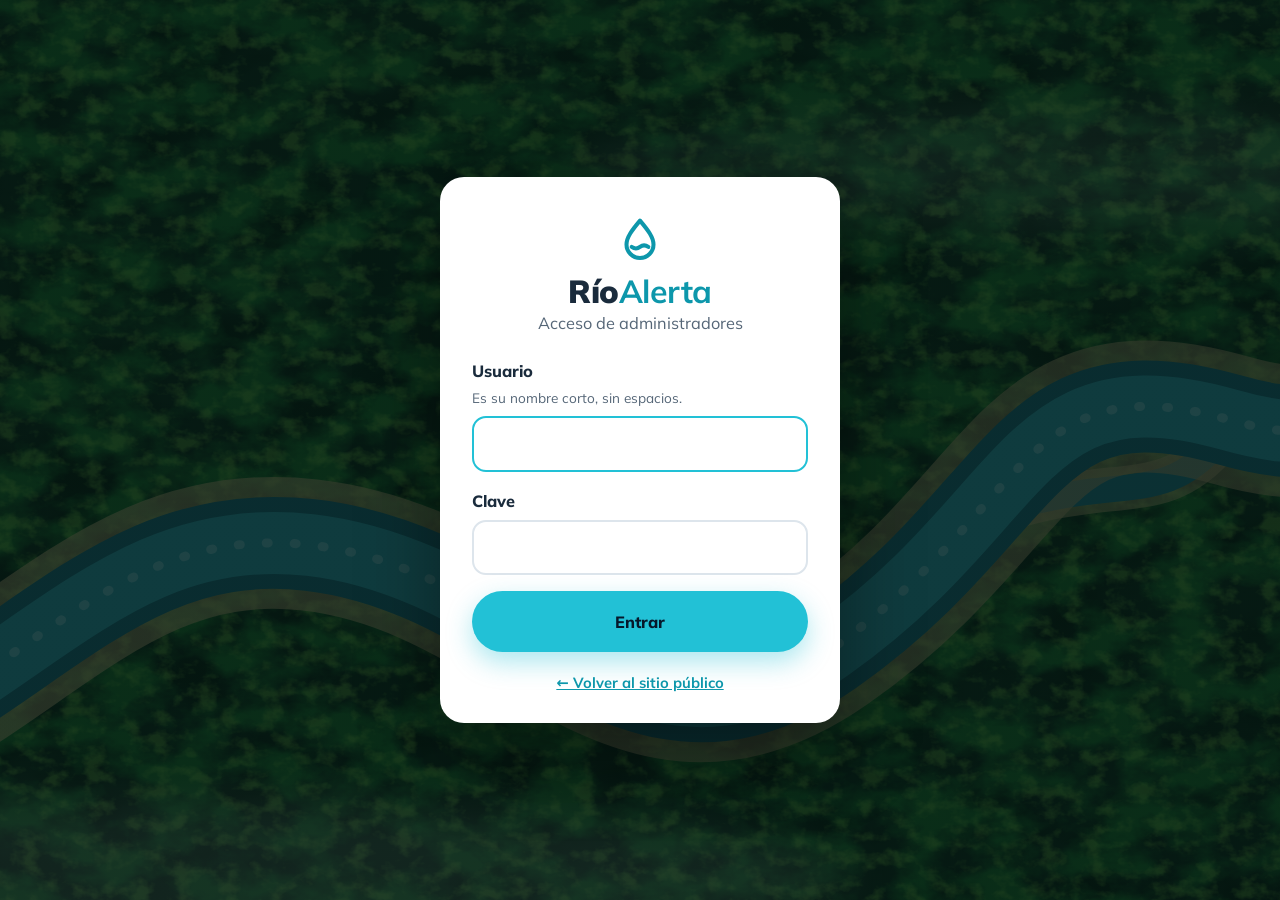
<file: interfaz/admin.html>
<!doctype html>
<html lang="es">
<head>
  <meta charset="utf-8">
  <meta name="viewport" content="width=device-width, initial-scale=1">
  <meta name="robots" content="noindex">
  <title>Administración · Río Alerta</title>
  <link rel="preconnect" href="https://fonts.googleapis.com">
  <link rel="preconnect" href="https://fonts.gstatic.com" crossorigin>
  <link href="https://fonts.googleapis.com/css2?family=Mulish:wght@400;600;700;800;900&display=swap" rel="stylesheet">
  <link rel="stylesheet" href="css/base.css">
  <link rel="stylesheet" href="css/componentes.css">
  <link rel="stylesheet" href="css/admin.css">
</head>
<body class="adm">

  <!-- ============================================================ Ingreso -->
  <main class="ingreso" id="ingreso">
    <form class="ingreso__tarjeta" id="form-admin">
      <svg class="ingreso__icono" aria-hidden="true"><use href="img/iconos.svg#gota"></use></svg>
      <h1>Río<b>Alerta</b></h1>
      <p>Acceso de administradores</p>
      <label for="usuario-admin">Usuario</label>
      <small class="ingreso__ayuda">Es su nombre corto, sin espacios.</small>
      <input id="usuario-admin" type="text" autocomplete="username" autocapitalize="none" required autofocus>
      <label for="clave-admin">Clave</label>
      <input id="clave-admin" type="password" autocomplete="current-password" required>
      <p class="ingreso__error" id="error-admin" role="alert" hidden></p>
      <button class="boton boton--primario" type="submit">Entrar</button>
      <a class="ingreso__volver" href="index.html">← Volver al sitio público</a>
    </form>

    <form class="ingreso__tarjeta" id="form-clave" hidden>
      <svg class="ingreso__icono" aria-hidden="true"><use href="img/iconos.svg#candado"></use></svg>
      <h1>Cambie su clave</h1>
      <p>Es su primer ingreso. Elija una clave nueva de al menos 8 caracteres.</p>
      <label for="clave-actual">Clave actual</label>
      <input id="clave-actual" type="password" autocomplete="current-password" required>
      <label for="clave-nueva">Clave nueva</label>
      <input id="clave-nueva" type="password" autocomplete="new-password" minlength="8" required>
      <p class="ingreso__error" id="error-clave" role="alert" hidden></p>
      <button class="boton boton--primario" type="submit">Guardar y entrar</button>
    </form>
  </main>

  <!--  Panel -->
  <div class="panel-admin" id="panel-admin" hidden>
    <aside class="lateral" id="lateral">
      <a class="marca" href="admin.html" aria-label="Río Alerta, administración">
        <svg class="marca__icono" aria-hidden="true"><use href="img/iconos.svg#gota"></use></svg>
        <span class="marca__texto"><span class="marca__nombre">RÍO<b>ALERTA</b></span><small>Administración</small></span>
      </a>
      <nav class="lateral__menu" aria-label="Secciones">
        <button class="lateral__enlace" type="button" data-vista="resumen" aria-current="page"><svg aria-hidden="true"><use href="img/iconos.svg#semaforo"></use></svg>Resumen</button>
        <button class="lateral__enlace" type="button" data-vista="consulta"><svg aria-hidden="true"><use href="img/iconos.svg#lluvia"></use></svg>Datos nuevos<span class="insignia" id="insignia-consulta" hidden></span></button>
        <button class="lateral__enlace" type="button" data-vista="datos"><svg aria-hidden="true"><use href="img/iconos.svg#carga"></use></svg>Cargar archivo</button>
        <button class="lateral__enlace" type="button" data-vista="modelo"><svg aria-hidden="true"><use href="img/iconos.svg#grafica"></use></svg>Actualizar el modelo</button>
        <button class="lateral__enlace" type="button" data-vista="reportes"><svg aria-hidden="true"><use href="img/iconos.svg#archivo"></use></svg>Reportes y descargas</button>
        <button class="lateral__enlace" type="button" data-vista="actividad"><svg aria-hidden="true"><use href="img/iconos.svg#reloj"></use></svg>Actividad</button>
        <button class="lateral__enlace" type="button" data-vista="equipo"><svg aria-hidden="true"><use href="img/iconos.svg#candado"></use></svg>Administradores</button>
      </nav>
      <a class="lateral__enlace lateral__enlace--pie" href="index.html"><svg aria-hidden="true"><use href="img/iconos.svg#mapa"></use></svg>Ver sitio público</a>
    </aside>

    <div class="cuerpo">
      <header class="superior">
        <button class="superior__menu" id="abrir-menu" type="button" aria-label="Abrir el menú">☰</button>
        <h1 id="titulo-vista">Resumen</h1>
        <span class="superior__usuario"><svg aria-hidden="true"><use href="img/iconos.svg#candado"></use></svg><span id="nombre-admin">Administrador</span></span>
        <button class="boton boton--contorno-oscuro boton--pequeno" id="cerrar-sesion" type="button">Cerrar sesión</button>
      </header>

      <main class="contenido">
        <!--  Resumen -->
        <section id="vista-resumen" aria-labelledby="titulo-vista">
          <div class="aviso-lote" id="aviso-lote" hidden>
            <span>Hay datos nuevos de datos.gov.co esperando su revisión.</span>
            <button class="boton boton--primario boton--pequeno" id="ir-a-consulta" type="button">Revisar</button>
          </div>
          <div class="aviso-lote" id="aviso-modelo" hidden>
            <span>Ya hay información nueva suficiente para actualizar el modelo.</span>
            <button class="boton boton--primario boton--pequeno" id="ir-a-modelo" type="button">Ver</button>
          </div>
          <div class="indicadores" id="indicadores" aria-live="polite"></div>
          <article class="tarjeta">
            <h2>Estaciones publicadas</h2>
            <p class="tarjeta__texto">Así ve el público cada estación en este momento.</p>
            <div id="tabla-estaciones"><p class="vacio">Cargando…</p></div>
          </article>
        </section>

        <!-- Datos nuevos -->
        <section id="vista-consulta" hidden>
          <article class="tarjeta">
            <h2>Datos nuevos de datos.gov.co</h2>
            <p class="tarjeta__texto">Use «Consultar ahora» para traer los datos más recientes del IDEAM. Quedan aquí para que usted los revise y decida si pasan al modelo.</p>
            <div class="acciones"><button class="boton boton--primario" id="cons-ahora" type="button"><svg aria-hidden="true"><use href="img/iconos.svg#lluvia"></use></svg>Consultar ahora</button></div>
            <div class="aviso" id="cons-aviso" role="status" aria-live="polite" hidden></div>
            <div id="cons-lista"><p class="vacio">Cargando…</p></div>
          </article>
          <article class="tarjeta" id="cons-detalle" hidden></article>
        </section>

        <!-- Cargar archivos -->
        <section id="vista-datos" hidden>
          <article class="tarjeta">
            <h2>Cargar archivos de datos</h2>
            <p class="tarjeta__texto">Suba los archivos tal como los descargó de datos.gov.co (nivel instantáneo y lluvia), uno por uno o varios a la vez, o un archivo ya combinado. El sistema reconoce cada uno, lo revisa y los unifica en un lote que usted revisa antes de enviarlo al modelo.</p>
            <div class="carga" id="adm-zona-carga">
              <input class="carga__entrada" id="adm-archivo" type="file" accept=".csv,.xlsx" multiple aria-label="Elegir archivos CSV o Excel">
              <label class="carga__area" for="adm-archivo" id="adm-area-carga">
                <span class="icono-circulo icono-circulo--grande"><svg aria-hidden="true"><use href="img/iconos.svg#carga"></use></svg></span>
                <span class="carga__titulo">Arrastre los archivos aquí o haga clic para elegirlos</span>
                <span class="carga__ayuda">CSV de nivel y de lluvia de datos.gov.co, o un archivo combinado con <code>estacion</code>, <code>fecha_hora</code>, <code>nivel_m</code> y <code>lluvia_mm</code></span>
              </label>
            </div>
            <ul class="archivos" id="adm-archivos" hidden></ul>
            <p class="carga__ejemplos">Archivos de prueba (ya combinados):
              <a href="ejemplos/ejemplo_compatible.csv" download>correcto</a> · <a href="ejemplos/ejemplo_incompatible.csv" download>con errores</a></p>
            <div class="acciones" role="group" aria-label="Qué hacer con los archivos">
              <button class="boton boton--contorno-oscuro" id="adm-revisar" type="button" disabled><svg aria-hidden="true"><use href="img/iconos.svg#escudo"></use></svg>Revisar archivos</button>
              <button class="boton boton--contorno-oscuro" id="adm-analizar" type="button" disabled><svg aria-hidden="true"><use href="img/iconos.svg#grafica"></use></svg>Analizar un archivo</button>
              <button class="boton boton--primario" id="adm-crear" type="button" disabled><svg aria-hidden="true"><use href="img/iconos.svg#semaforo"></use></svg>Crear lote</button>
            </div>
            <div class="aviso" id="adm-aviso" role="status" aria-live="polite" hidden></div>
          </article>
          <article class="tarjeta" id="adm-reportes" hidden>
            <h2>Reportes para descargar</h2>
            <p class="tarjeta__texto">Elija un archivo y descargue su reporte: si es compatible con el modelo, el análisis de sus datos o las predicciones que salen de él. Se abren en el navegador y se pueden imprimir o guardar como PDF.</p>
            <div class="filtros"><label for="adm-reporte-archivo">Archivo</label><select id="adm-reporte-archivo"></select></div>
            <div class="acciones" role="group" aria-label="Reportes del archivo">
              <button class="boton boton--contorno-oscuro" id="adm-rep-compat" type="button"><svg aria-hidden="true"><use href="img/iconos.svg#escudo"></use></svg>Reporte de compatibilidad</button>
              <button class="boton boton--contorno-oscuro" id="adm-rep-eda" type="button"><svg aria-hidden="true"><use href="img/iconos.svg#grafica"></use></svg>Reporte del análisis</button>
              <button class="boton boton--contorno-oscuro" id="adm-rep-pred" type="button"><svg aria-hidden="true"><use href="img/iconos.svg#semaforo"></use></svg>Reporte de predicciones</button>
            </div>
            <div class="aviso" id="adm-rep-aviso" role="status" aria-live="polite" hidden></div>
          </article>
          <article class="tarjeta" id="adm-resultado" hidden></article>
          <article class="tarjeta panel" id="adm-analisis" hidden></article>
        </section>

        <!-- Actualizar el modelo -->
        <section id="vista-modelo" hidden>
          <article class="tarjeta" id="mod-sugerencia"><h2>¿Conviene actualizar el modelo?</h2><p class="vacio">Cargando…</p></article>
          <article class="tarjeta">
            <h2>Actualizar el modelo</h2>
            <p class="tarjeta__texto">El modelo aprende de los datos que ya están publicados. Al actualizarlo se entrena una versión nueva con todos esos datos y se compara con la que está en uso. La versión nueva no se usa hasta que usted decida. Puede tardar varios minutos. Conviene actualizar cuando ya haya confirmado varias semanas de datos nuevos: con pocos días, las diferencias suelen ser casualidad.</p>
            <div class="acciones">
              <button class="boton boton--primario" id="mod-actualizar" type="button"><svg aria-hidden="true"><use href="img/iconos.svg#grafica"></use></svg>Actualizar el modelo</button>
              <button class="boton boton--contorno-oscuro" id="mod-forzar" type="button" hidden>Entrenar de todos modos</button>
            </div>
            <div class="avance" id="mod-avance" hidden></div>
            <div class="aviso" id="mod-aviso" role="status" aria-live="polite" hidden></div>
          </article>
          <article class="tarjeta">
            <h2>Versiones del modelo</h2>
            <p class="tarjeta__texto">Cada actualización deja una versión nueva. Aquí ve cuál está en uso y cuáles esperan una decisión. El puntaje del rojo va de 0 a 1 y mide qué tan bien se anticipan las crecidas (1 sería perfecto).</p>
            <div id="mod-versiones"><p class="vacio">Cargando…</p></div>
          </article>
          <article class="tarjeta panel" id="mod-detalle" hidden></article>
        </section>

        <!-- Reportes -->
        <section id="vista-reportes" hidden>
          <article class="tarjeta">
            <h2>Reportes de los datos</h2>
            <p class="tarjeta__texto">Elija de qué datos quiere el reporte. Se ve aquí mismo y puede descargarlo en PDF.</p>
            <div class="filtros">
              <label for="rep-fuente">Datos</label>
              <select id="rep-fuente"></select>
            </div>
            <div class="rep-opciones" id="rep-tipos"></div>
          </article>
          <article class="tarjeta">
            <h2>Reporte de actualización del modelo</h2>
            <p class="tarjeta__texto">Compara una versión nueva del modelo con otra (por defecto, la que está en uso): qué mejoró, qué empeoró y qué recomienda el sistema.</p>
            <p class="vacio" id="rep-act-vacio">Cargando…</p>
            <div class="filtros" id="rep-act-form" hidden>
              <label for="rep-candidata">Versión nueva</label><select id="rep-candidata"></select>
              <label for="rep-anterior">Comparar con</label><select id="rep-anterior"></select>
              <button class="boton boton--primario boton--pequeno" id="rep-act-ver" type="button" data-generar="1">Ver reporte</button>
            </div>
          </article>
          <div class="aviso" id="rep-aviso" role="status" aria-live="polite" hidden></div>
          <article class="tarjeta" id="rep-vista" hidden>
            <div class="rep-cabecera">
              <h2 id="rep-titulo">Reporte</h2>
              <div class="acciones-fila">
                <button class="boton boton--primario boton--pequeno" id="rep-pdf" type="button"><svg aria-hidden="true"><use href="img/iconos.svg#descarga"></use></svg>Descargar PDF</button>
                <button class="boton boton--contorno-oscuro boton--pequeno" id="rep-descargar" type="button">Descargar HTML</button>
                <button class="boton boton--contorno-oscuro boton--pequeno" id="rep-csv" type="button" hidden>Todas las predicciones (CSV)</button>
                <button class="boton-texto" id="rep-cerrar" type="button">Cerrar</button>
              </div>
            </div>
            <iframe class="rep-marco" id="rep-marco" title="Vista del reporte" sandbox="allow-same-origin"></iframe>
          </article>
          <article class="tarjeta">
            <h2>Descargar los datos publicados</h2>
            <p class="tarjeta__texto">Los datos combinados que usa el modelo: hora, nivel del río, lluvia y semáforo de cada hora.</p>
            <div class="filtros">
              <label for="desc-estacion">Estación</label>
              <select id="desc-estacion"><option value="">Todas</option></select>
              <label for="desc-dias">Periodo</label>
              <select id="desc-dias"><option value="7">Últimos 7 días</option><option value="30">Últimos 30 días</option><option value="">Todo (120 días)</option></select>
              <button class="boton boton--primario boton--pequeno" id="desc-datos" type="button"><svg aria-hidden="true"><use href="img/iconos.svg#descarga"></use></svg>Descargar</button>
            </div>
            <div class="aviso" id="desc-aviso" role="status" aria-live="polite" hidden></div>
          </article>
          <article class="tarjeta">
            <h2>Descargar los lotes de datos nuevos</h2>
            <p class="tarjeta__texto">Cada consulta queda guardada como un lote. Puede descargar cualquiera, se haya confirmado o no.</p>
            <div id="desc-lotes"><p class="vacio">Cargando…</p></div>
          </article>
        </section>

        <!-- Administradores -->
        <section id="vista-equipo" hidden>
          <article class="tarjeta">
            <h2>Administradores</h2>
            <p class="tarjeta__texto">Si alguien se bloquea por equivocarse varias veces con la clave, otro administrador puede desbloquearlo aquí. Si alguien olvidó su clave, otro administrador puede restablecerla: se genera una clave temporal, usted se la entrega y esa persona debe cambiarla al ingresar.</p>
            <div class="aviso" id="equipo-aviso" role="status" aria-live="polite" hidden></div>
            <div id="tabla-equipo"><p class="vacio">Cargando…</p></div>
          </article>
        </section>

        <!-- Actividad -->
        <section id="vista-actividad" hidden>
          <article class="tarjeta">
            <h2>Quién hizo qué</h2>
            <p class="tarjeta__texto">Cada ingreso, descarga y cambio de datos queda registrado con el nombre de quien lo hizo. Este registro no se puede editar.</p>
            <div class="filtros">
              <label for="filtro-usuario">Persona</label>
              <select id="filtro-usuario"><option value="">Todas</option></select>
              <label for="filtro-accion">Acción</label>
              <select id="filtro-accion"><option value="">Todas</option></select>
            </div>
            <div id="tabla-actividad"><p class="vacio">Cargando…</p></div>
          </article>
        </section>
      </main>
    </div>
  </div>

  <script type="module" src="js/admin.js"></script>
</body>
</html>
</file>
<file: interfaz/css/base.css>
/* ==========================================================================
   Base: variables de diseño, reinicio y tipografía
   ========================================================================== */
:root {
  /* Marca: la selva y el agua del Chocó */
  --noche: #06182b;
  --selva: #0c3a2b;
  --azul: #0f4c75;
  --agua: #22c1d6;
  --agua-oscuro: #0d97ab;
  --agua-suave: #e3f7fa;

  /* Semáforo (colores fijos: significan algo) */
  --verde: #2fb86a;
  --verde-suave: #dff5e8;
  --amarillo: #f5b82e;
  --amarillo-suave: #fdf1cf;
  --rojo: #e5484d;
  --rojo-suave: #fbe0e1;

  /* Neutros */
  --texto: #1a2b3c;
  --texto-suave: #556677;
  --linea: #dde5ec;
  --gris: #f2f5f8;
  --blanco: #ffffff;

  --fuente: "Mulish", "Segoe UI", system-ui, -apple-system, sans-serif;
  --radio: 14px;
  --radio-grande: 24px;
  --sombra: 0 14px 40px rgba(6, 24, 43, 0.10);
  --ancho: 1180px;
  --alto-barra: 84px;
}

*, *::before, *::after { box-sizing: border-box; }
html { scroll-behavior: smooth; scroll-padding-top: calc(var(--alto-barra) + 8px); }
body { margin: 0; font-family: var(--fuente); color: var(--texto); background: var(--blanco); line-height: 1.6; font-size: 1.02rem; -webkit-font-smoothing: antialiased; }
img, svg { max-width: 100%; }
h1, h2, h3, h4 { line-height: 1.12; margin: 0 0 .5em; font-weight: 800; letter-spacing: -0.015em; }
p { margin: 0 0 1em; }
a { color: var(--agua-oscuro); }
code { background: var(--gris); border: 1px solid var(--linea); border-radius: 6px; padding: .05em .4em; font-size: .88em; }
button { font: inherit; }
:focus-visible { outline: 3px solid var(--agua); outline-offset: 3px; border-radius: 6px; }

.contenedor { width: min(100% - 2.4rem, var(--ancho)); margin-inline: auto; }
.saltar { position: absolute; left: -999px; top: 8px; background: var(--blanco); color: var(--noche); padding: .6rem 1rem; border-radius: 8px; z-index: 100; }
.saltar:focus { left: 8px; }
.lista-limpia { list-style: none; margin: 0; padding: 0; }

/* Rótulo de sección entre barras invertidas */
.kicker { display: inline-block; margin: 0 0 1rem; font-size: .8rem; font-weight: 900; letter-spacing: .2em; text-transform: uppercase; color: var(--agua-oscuro); }
.kicker::before { content: "\\ "; }
.kicker::after { content: " \\"; }
.kicker--claro { color: var(--agua); }

@media (prefers-reduced-motion: reduce) {
  html { scroll-behavior: auto; }
  *, *::before, *::after { animation-duration: .01ms !important; transition-duration: .01ms !important; }
}
</file>
<file: interfaz/css/componentes.css>
/* ==========================================================================
   Componentes: botones, mapa, estaciones, detalle del semáforo y gráficas
   ========================================================================== */

/* ---------------------------------------------------------------- Botones */
.boton { display: inline-flex; align-items: center; justify-content: center; gap: .55rem; border: 2px solid transparent; border-radius: 999px; padding: .95rem 2rem; font-weight: 800; font-size: 1.02rem; text-decoration: none; cursor: pointer; white-space: nowrap; transition: transform .15s, background .15s, border-color .15s; }
.boton svg { width: 20px; height: 20px; flex: none; }
.boton:hover:not(:disabled) { transform: translateY(-2px); }
.boton:disabled { opacity: .45; cursor: not-allowed; }
.boton--pequeno { padding: .65rem 1.4rem; font-size: .94rem; }
.boton--primario { background: var(--agua); color: var(--noche); box-shadow: 0 10px 26px rgba(34, 193, 214, .38); }
.boton--primario:hover:not(:disabled) { background: #55d6e8; }
.boton--contorno { color: var(--blanco); border-color: rgba(255, 255, 255, .75); }
.boton--contorno:hover { background: rgba(255, 255, 255, .14); border-color: var(--blanco); }
.boton--contorno-oscuro { color: var(--noche); border-color: var(--noche); background: var(--blanco); }
.boton--contorno-oscuro:hover:not(:disabled) { background: var(--noche); color: var(--blanco); }
.boton-texto { background: none; border: 0; color: var(--agua-oscuro); font-weight: 800; text-decoration: underline; cursor: pointer; padding: .3rem; }
.boton-icono { display: inline-flex; align-items: center; gap: .55rem; background: rgba(255, 255, 255, .1); color: var(--blanco); border: 2px solid rgba(255, 255, 255, .4); border-radius: 999px; padding: .5rem 1.1rem; font-weight: 800; font-size: .92rem; cursor: pointer; text-decoration: none; }
.boton-icono svg { width: 20px; height: 20px; }
.boton-icono:hover { background: var(--agua); border-color: var(--agua); color: var(--noche); }

.icono-circulo { display: inline-grid; place-items: center; width: 58px; height: 58px; border-radius: 50%; background: var(--agua); color: var(--noche); flex: none; }
.icono-circulo svg { width: 27px; height: 27px; }
.icono-circulo--grande { width: 74px; height: 74px; }
.icono-circulo--grande svg { width: 34px; height: 34px; }

/* Lista de icono + texto (como «qué ofrecemos») */
.iconos { list-style: none; margin: 2rem 0 0; padding: 0; display: grid; gap: 1.5rem; }
.icono-item { display: flex; gap: 1.1rem; align-items: flex-start; }
.icono-item h3 { font-size: 1.2rem; margin-bottom: .15rem; }
.icono-item p { margin: 0; color: var(--texto-suave); }
.icono-item--verde .icono-circulo { background: var(--verde); color: var(--blanco); }
.icono-item--amarillo .icono-circulo { background: var(--amarillo); color: var(--noche); }
.icono-item--rojo .icono-circulo { background: var(--rojo); color: var(--blanco); }

/* ---------------------------------------------------------------- Mapa */
.mapa { min-height: 460px; border-radius: var(--radio-grande); overflow: hidden; box-shadow: var(--sombra); background: #cfe3ea; position: relative; z-index: 0; }
.mapa__mensaje { position: absolute; inset: 0; display: grid; place-items: center; padding: 2rem; text-align: center; color: var(--texto-suave); font-weight: 700; }
.marcador { background: none; border: 0; }
.marcador span { display: block; width: 100%; height: 100%; border-radius: 50%; background: var(--c); border: 4px solid var(--blanco); box-shadow: 0 4px 14px rgba(0, 0, 0, .35), 0 0 0 0 var(--c); transition: transform .15s; }
.marcador--verde { --c: var(--verde); } .marcador--amarillo { --c: var(--amarillo); } .marcador--rojo { --c: var(--rojo); } .marcador--sin { --c: #94a3b3; }
.marcador--vieja span { opacity: .62; border-style: dashed; }
.marcador--elegido span { transform: scale(1.3); animation: pulso 1.8s ease-out infinite; }
@keyframes pulso { 0% { box-shadow: 0 4px 14px rgba(0, 0, 0, .35), 0 0 0 0 var(--c); } 100% { box-shadow: 0 4px 14px rgba(0, 0, 0, .35), 0 0 0 18px transparent; } }

/* ---------------------------------------------------------------- Lista de estaciones */
.lista-estaciones { display: grid; gap: .9rem; align-content: start; }
.estacion { display: flex; align-items: center; gap: 1rem; width: 100%; text-align: left; background: var(--blanco); border: 2px solid var(--linea); border-radius: var(--radio-grande); padding: 1.05rem 1.3rem; cursor: pointer; transition: border-color .15s, box-shadow .15s, transform .15s; }
.estacion:hover { border-color: var(--agua); transform: translateX(4px); }
.estacion[aria-pressed="true"] { border-color: var(--agua); box-shadow: 0 0 0 4px var(--agua-suave), var(--sombra); }
.estacion__luz { width: 46px; height: 46px; border-radius: 50%; flex: none; background: var(--c); box-shadow: 0 0 0 6px var(--s), 0 0 18px var(--c); }
.estacion__datos { flex: 1; min-width: 0; }
.estacion__datos b { display: block; font-size: 1.15rem; font-weight: 800; }
.estacion__datos span { display: block; color: var(--texto-suave); font-size: .9rem; }
.estacion__estado { font-weight: 800; font-size: .88rem; text-align: right; color: var(--texto); }
.estacion__estado small { display: block; font-weight: 600; color: var(--texto-suave); }
.estacion--verde { --c: var(--verde); --s: var(--verde-suave); } .estacion--amarillo { --c: var(--amarillo); --s: var(--amarillo-suave); }
.estacion--rojo { --c: var(--rojo); --s: var(--rojo-suave); } .estacion--sin { --c: #94a3b3; --s: var(--gris); }

/* ---------------------------------------------------------------- Detalle de la estación */
.detalle { margin-top: 2rem; background: var(--blanco); border: 1px solid var(--linea); border-radius: var(--radio-grande); box-shadow: var(--sombra); padding: clamp(1.4rem, 3vw, 2.6rem); }
.detalle:empty { display: none; }
.detalle__cabecera { display: flex; flex-wrap: wrap; justify-content: space-between; gap: .6rem 1.5rem; align-items: baseline; margin-bottom: 1.6rem; }
.detalle__cabecera h3 { font-size: clamp(1.6rem, 3vw, 2.2rem); font-weight: 900; margin: 0; }
.detalle__cabecera p { margin: 0; color: var(--texto-suave); }
.detalle__cuerpo { display: grid; grid-template-columns: minmax(260px, 380px) 1fr; gap: clamp(1.5rem, 4vw, 3rem); }
.faro { display: flex; flex-direction: column; align-items: center; text-align: center; padding: 1.8rem 1.4rem; border-radius: var(--radio-grande); background: var(--s); }
.faro__luz { width: 110px; height: 110px; border-radius: 50%; background: var(--c); margin-bottom: 1.2rem; box-shadow: 0 0 0 12px rgba(255, 255, 255, .7), 0 0 44px var(--c); }
.faro h4 { font-size: 1.6rem; font-weight: 900; margin-bottom: .4rem; }
.faro p { margin: 0; color: var(--texto); font-weight: 600; }
.faro--verde { --c: var(--verde); --s: var(--verde-suave); } .faro--amarillo { --c: var(--amarillo); --s: var(--amarillo-suave); }
.faro--rojo { --c: var(--rojo); --s: var(--rojo-suave); } .faro--sin { --c: #94a3b3; --s: var(--gris); }
.detalle h5 { font-size: 1.05rem; font-weight: 800; margin: 0 0 .9rem; }
.posibilidades { display: grid; gap: .9rem; margin-bottom: 1.6rem; }
.posibilidad__texto { display: flex; justify-content: space-between; font-weight: 700; margin-bottom: .3rem; }
.posibilidad__pista { height: 14px; border-radius: 999px; background: var(--gris); overflow: hidden; }
.posibilidad__pista i { display: block; height: 100%; border-radius: 999px; background: var(--c); min-width: 4px; }
.posibilidad--verde { --c: var(--verde); } .posibilidad--amarillo { --c: var(--amarillo); } .posibilidad--rojo { --c: var(--rojo); }
.alerta-datos { display: flex; gap: .8rem; align-items: flex-start; padding: .9rem 1.1rem; border-radius: var(--radio); background: var(--amarillo-suave); border: 1px solid #f0d68b; margin-bottom: 1.4rem; font-weight: 600; }
.alerta-datos svg { width: 22px; height: 22px; flex: none; margin-top: 2px; color: #b07d00; }
.graficas { display: grid; grid-template-columns: repeat(2, 1fr); gap: 1.2rem; margin-top: 2rem; }
.grafica { border: 1px solid var(--linea); border-radius: var(--radio); padding: 1rem 1.1rem; background: var(--blanco); }
.grafica h5 { margin-bottom: .5rem; }
.grafica svg { width: 100%; height: auto; display: block; }
.leyenda { display: flex; flex-wrap: wrap; gap: .4rem 1.2rem; font-size: .85rem; margin-top: .6rem; }
.leyenda span { display: inline-flex; align-items: center; gap: .4rem; }
.leyenda i { width: 22px; height: 4px; border-radius: 2px; background: var(--c); }
.pie-detalle { margin: 1.6rem 0 0; font-size: .92rem; color: var(--texto-suave); }

/* Gráficas o tabla de la última semana */
.datos-estacion { margin-top: 2rem; }
.datos-estacion__cabecera { display: flex; flex-wrap: wrap; justify-content: space-between; align-items: center; gap: .8rem 1.5rem; margin-bottom: 1rem; }
.datos-estacion__cabecera h5 { margin: 0; }
.conmutador { display: inline-flex; padding: 4px; gap: 4px; background: var(--gris); border-radius: 999px; }
.conmutador button { border: 0; background: none; padding: .5rem 1.2rem; border-radius: 999px; font-weight: 800; font-size: .92rem; color: var(--texto-suave); cursor: pointer; }
.conmutador button[aria-pressed="true"] { background: var(--noche); color: var(--blanco); }
.datos-estacion .graficas { margin-top: 0; }
.tabla { overflow-x: auto; border: 1px solid var(--linea); border-radius: var(--radio); }
.tabla table { border-collapse: collapse; width: 100%; font-size: .95rem; }
.tabla th, .tabla td { text-align: left; padding: .65rem .9rem; border-bottom: 1px solid var(--linea); vertical-align: top; }
.tabla th { background: var(--gris); font-weight: 800; color: var(--azul); }
.tabla tr:last-child td { border-bottom: 0; }
.tabla td.num, .tabla th.num { text-align: right; font-variant-numeric: tabular-nums; }
.tabla small { color: var(--texto-suave); }
.etiqueta { display: inline-block; border-radius: 999px; padding: .12rem .75rem; font-size: .78rem; font-weight: 800; background: var(--gris); }
.etiqueta--error, .etiqueta--rojo { background: var(--rojo-suave); color: #a12a2e; }
.etiqueta--advertencia, .etiqueta--amarillo { background: var(--amarillo-suave); color: #8a6100; }
.etiqueta--verde { background: var(--verde-suave); color: #1d7a48; }
.etiqueta--gris, .etiqueta--sin { background: var(--gris); color: var(--texto-suave); }

.vacio { color: var(--texto-suave); text-align: center; padding: 2rem 1rem; margin: 0; }

@media (max-width: 900px) {
  .detalle__cuerpo { grid-template-columns: 1fr; }
  .graficas { grid-template-columns: 1fr; }
  .boton-icono span { display: none; }
  .boton-icono { padding: .55rem; }
}
@media (max-width: 680px) {
  .estacion { flex-wrap: wrap; row-gap: .1rem; }
  .estacion__estado { flex-basis: 100%; text-align: left; padding-left: 3.6rem; }
  .mapa { min-height: 340px; }
}

/* Descarga de datos */
.descargas { margin-top: 2rem; padding: 1.2rem 1.4rem; background: var(--gris); border-radius: var(--radio-grande); }
.descargas p { margin: 0 0 .9rem; font-weight: 600; }
.descargas__botones { display: flex; flex-wrap: wrap; gap: .7rem; }
</file>
<file: interfaz/css/admin.css>
/* ==========================================================================
   Página del administrador: ingreso, menú lateral, tarjetas y resultados de los archivos
   ========================================================================== */
body.adm { background: #eaf0f5; }

/* ---------------------------------------------------------------- Ingreso */
.ingreso { min-height: 100svh; display: grid; place-items: center; padding: 1.5rem; background: linear-gradient(rgba(4, 18, 14, .72), rgba(4, 18, 14, .72)), var(--selva) url("../img/hero.svg") center / cover no-repeat; }
.ingreso[hidden] { display: none; }
.ingreso__tarjeta { width: min(100%, 400px); background: var(--blanco); border-radius: var(--radio-grande); padding: 2.4rem 2rem 1.8rem; box-shadow: 0 30px 80px rgba(0, 0, 0, .4); display: grid; }
.ingreso__icono { width: 54px; height: 54px; color: var(--agua-oscuro); justify-self: center; }
.ingreso h1 { text-align: center; font-size: 2rem; font-weight: 900; margin: .3rem 0 0; }
.ingreso h1 b { color: var(--agua-oscuro); }
.ingreso__tarjeta > p { text-align: center; color: var(--texto-suave); margin-bottom: 1.4rem; }
.ingreso label { font-weight: 800; margin-bottom: .35rem; }
.ingreso input { padding: .8rem 1rem; font: inherit; border: 2px solid var(--linea); border-radius: var(--radio); margin-bottom: 1rem; }
.ingreso input:focus { border-color: var(--agua); outline: none; }
.ingreso__error { color: #a12a2e; font-weight: 700; margin: -.3rem 0 1rem; text-align: left !important; }
.ingreso__error[hidden] { display: none; }
.ingreso__volver { text-align: center; margin-top: 1.2rem; font-weight: 700; font-size: .92rem; }

/* ---------------------------------------------------------------- Estructura: menú lateral + cuerpo */
.panel-admin { display: grid; grid-template-columns: 260px 1fr; min-height: 100svh; }
.panel-admin[hidden] { display: none; }
.lateral { background: var(--noche); color: var(--blanco); padding: 1.6rem 1rem; display: flex; flex-direction: column; gap: 1.6rem; position: sticky; top: 0; height: 100svh; overflow-y: auto; background-image: radial-gradient(circle at 100% 0%, rgba(34, 193, 214, .16), transparent 55%); }
.lateral .marca { display: flex; align-items: center; gap: .8rem; padding: 0 .6rem; color: var(--blanco); text-decoration: none; }
.lateral .marca__icono { width: 40px; height: 40px; flex: none; color: var(--agua); }
.lateral .marca__texto { display: flex; flex-direction: column; line-height: 1.05; }
.lateral .marca__nombre b { color: var(--agua); font-weight: 900; }
.lateral .marca small { margin-top: 4px; font-size: .66rem; letter-spacing: .16em; text-transform: uppercase; opacity: .72; }
.lateral .marca__nombre { font-size: 1.4rem; }
.lateral__menu { display: grid; gap: .3rem; }
.lateral__enlace { display: flex; align-items: center; gap: .8rem; width: 100%; padding: .8rem 1rem; border: 0; border-radius: 12px; background: none; color: rgba(255, 255, 255, .78); font-weight: 700; font-size: 1rem; text-decoration: none; text-align: left; cursor: pointer; transition: background .15s, color .15s; }
.lateral__enlace svg { width: 22px; height: 22px; flex: none; }
.lateral__enlace:hover { background: rgba(255, 255, 255, .08); color: var(--blanco); }
.lateral__enlace[aria-current="page"] { background: var(--agua); color: var(--noche); box-shadow: 0 8px 20px rgba(34, 193, 214, .3); }
.lateral__enlace--pie { margin-top: auto; border: 1px solid rgba(255, 255, 255, .2); }

.cuerpo { min-width: 0; display: flex; flex-direction: column; }
.superior { position: sticky; top: 0; z-index: 20; display: flex; align-items: center; gap: 1rem; padding: .9rem clamp(1rem, 3vw, 2rem); background: rgba(255, 255, 255, .94); backdrop-filter: blur(6px); border-bottom: 1px solid var(--linea); }
.superior h1 { font-size: 1.4rem; font-weight: 900; margin: 0 auto 0 0; }
.superior__usuario { display: inline-flex; align-items: center; gap: .5rem; font-weight: 700; color: var(--texto-suave); }
.superior__usuario svg { width: 20px; height: 20px; }
.superior__menu { display: none; width: 42px; height: 42px; place-items: center; border: 1px solid var(--linea); border-radius: 10px; background: var(--blanco); cursor: pointer; }
.superior__menu { font-size: 1.4rem; line-height: 1; }
.contenido { padding: clamp(1rem, 3vw, 2rem); display: grid; grid-template-columns: minmax(0, 1fr); gap: 1.6rem; align-content: start; max-width: 1200px; width: 100%; }
.contenido > section { display: grid; grid-template-columns: minmax(0, 1fr); gap: 1.6rem; }
.contenido > section[hidden] { display: none; }

/* ---------------------------------------------------------------- Tarjetas e indicadores */
.tarjeta { background: var(--blanco); border-radius: var(--radio-grande); box-shadow: 0 6px 22px rgba(6, 24, 43, .07); padding: clamp(1.2rem, 3vw, 2rem); }
.tarjeta h2 { font-size: 1.3rem; font-weight: 900; margin-bottom: .2rem; }
.tarjeta__texto { color: var(--texto-suave); margin-bottom: 1.4rem; }
.indicadores { display: grid; grid-template-columns: repeat(auto-fit, minmax(220px, 1fr)); gap: 1.2rem; }
.indicadores:empty { display: none; }
.indicador { display: flex; align-items: center; gap: 1rem; background: var(--blanco); border-radius: var(--radio-grande); padding: 1.3rem 1.4rem; box-shadow: 0 6px 22px rgba(6, 24, 43, .07); }
.indicador__icono { display: grid; place-items: center; width: 56px; height: 56px; border-radius: 16px; flex: none; background: var(--c); color: var(--blanco); box-shadow: 0 10px 20px color-mix(in srgb, var(--c) 40%, transparent); }
.indicador__icono svg { width: 28px; height: 28px; }
.indicador b { display: block; font-size: 1.6rem; line-height: 1.1; font-weight: 900; }
.indicador span { color: var(--texto-suave); font-size: .9rem; }
.indicador--agua { --c: var(--agua-oscuro); } .indicador--rojo { --c: var(--rojo); } .indicador--verde { --c: var(--verde); }
.indicador--amarillo { --c: #e0a210; } .indicador--azul { --c: var(--azul); }

/* ---------------------------------------------------------------- Carga de archivos */
.carga__entrada { position: absolute; width: 1px; height: 1px; opacity: 0; }
.carga__area { display: flex; flex-direction: column; align-items: center; gap: .6rem; text-align: center; padding: 2.2rem 1rem; border: 2px dashed #b4c7d6; border-radius: var(--radio-grande); background: var(--gris); cursor: pointer; transition: border-color .15s, background .15s; }
.carga__area:hover, .carga__area.arrastrando { border-color: var(--agua); background: var(--agua-suave); }
.carga__entrada:focus-visible + .carga__area { outline: 3px solid var(--agua); outline-offset: 3px; }
.carga__titulo { font-weight: 800; font-size: 1.15rem; }
.carga__ayuda { color: var(--texto-suave); font-size: .9rem; }
.carga__elegido { display: flex; align-items: center; gap: .9rem; padding: 1rem 1.2rem; border: 1px solid var(--linea); border-radius: var(--radio); background: var(--agua-suave); }
.carga__elegido[hidden] { display: none; }
.carga__elegido > svg { width: 30px; height: 30px; color: var(--agua-oscuro); flex: none; }
.carga__elegido span { display: flex; flex-direction: column; min-width: 0; flex: 1; }
.carga__elegido b { overflow-wrap: anywhere; }
.carga__elegido small { color: var(--texto-suave); }
.carga__ejemplos { margin: 1rem 0 0; font-size: .9rem; color: var(--texto-suave); text-align: center; }
.carga[data-con-archivo="true"] .carga__area, .carga[data-con-archivo="true"] .carga__ejemplos { display: none; }
.acciones { display: flex; flex-wrap: wrap; gap: .8rem; margin: 1.6rem 0 0; }

.aviso { display: flex; gap: .8rem; align-items: flex-start; padding: .95rem 1.2rem; border-radius: var(--radio); border: 1px solid var(--linea); background: var(--agua-suave); margin-top: 1.2rem; }
.aviso[hidden] { display: none; }
.aviso svg { width: 22px; height: 22px; flex: none; margin-top: 2px; }
.aviso--error { background: var(--rojo-suave); border-color: #f2b6b8; }
.aviso--error svg { color: var(--rojo); }
.aviso--cargando::before { content: ""; width: 20px; height: 20px; flex: none; margin-top: 2px; border-radius: 50%; border: 3px solid var(--agua); border-top-color: transparent; animation: girar .8s linear infinite; }
@keyframes girar { to { transform: rotate(360deg); } }

/* ---------------------------------------------------------------- Resultados */
.panel { padding-top: 1.6rem; }
.panel[hidden] { display: none; }
.panel h3 { font-size: 1.2rem; margin: 2rem 0 .8rem; }
.panel h3:first-child { margin-top: 0; }

.estado { display: flex; gap: 1.1rem; align-items: center; padding: 1.2rem 1.4rem; border-radius: var(--radio-grande); border: 1px solid var(--linea); margin-bottom: 1.4rem; }
.estado__icono { display: grid; place-items: center; width: 52px; height: 52px; border-radius: 50%; flex: none; background: var(--c); color: var(--blanco); }
.estado__icono svg { width: 26px; height: 26px; }
.estado h3 { margin: 0 0 .15rem; font-size: 1.3rem; }
.estado p { margin: 0; }
.estado--compatible, .estado--publicado { --c: var(--verde); background: var(--verde-suave); border-color: #b5e4c8; }
.estado--compatible_con_advertencias { --c: #d99a0b; background: var(--amarillo-suave); border-color: #f0d68b; }
.estado--incompatible { --c: var(--rojo); background: var(--rojo-suave); border-color: #f2b6b8; }

.datos { display: grid; grid-template-columns: repeat(auto-fit, minmax(150px, 1fr)); gap: 1rem; margin-bottom: 1.4rem; }
.dato { background: var(--gris); border-radius: var(--radio); padding: 1rem 1.1rem; }
.dato b { display: block; font-size: 1.7rem; line-height: 1.1; font-weight: 800; color: var(--azul); }
.dato span { font-size: .85rem; color: var(--texto-suave); }

.hallazgos { display: grid; gap: .8rem; }
.hallazgo { border: 1px solid var(--linea); border-left: 6px solid var(--c); border-radius: var(--radio); padding: .9rem 1.1rem; background: var(--blanco); }
.hallazgo--error { --c: var(--rojo); } .hallazgo--advertencia { --c: var(--amarillo); }
.hallazgo__cabecera { display: flex; flex-wrap: wrap; gap: .5rem .8rem; align-items: center; margin-bottom: .3rem; }
.hallazgo p { margin: .2rem 0; }
.hallazgo__pie { font-size: .88rem; color: var(--texto-suave); }

.notas { margin: 0; padding-left: 1.2rem; }
.notas li { margin: .35rem 0; }
.figuras { display: grid; grid-template-columns: repeat(auto-fill, minmax(320px, 1fr)); gap: 1.2rem; }
.figura { margin: 0; border: 1px solid var(--linea); border-radius: var(--radio); padding: .8rem; background: var(--blanco); }
.figura img { width: 100%; height: auto; display: block; }
.figura figcaption { font-size: .85rem; color: var(--texto-suave); margin-top: .4rem; text-align: center; }
.nota-suave { background: var(--agua-suave); border-left: 4px solid var(--agua); padding: .7rem 1rem; border-radius: 6px; font-size: .92rem; }
.descarga { display: flex; flex-wrap: wrap; gap: 1rem; align-items: center; justify-content: space-between; margin-top: 1.6rem; padding: 1.2rem 1.4rem; background: var(--gris); border-radius: var(--radio-grande); }
.descarga p { margin: 0; }

/* ---------------------------------------------------------------- Pantallas pequeñas */
@media (max-width: 900px) {
  .panel-admin { grid-template-columns: minmax(0, 1fr); }
  .lateral { position: fixed; inset: 0 auto 0 0; width: 270px; z-index: 50; transform: translateX(-100%); transition: transform .2s; }
  .lateral--abierto { transform: none; box-shadow: 0 0 0 100vmax rgba(4, 16, 28, .55); }
  .superior__menu { display: grid; }
  .superior__usuario { display: none; }
}
@media (max-width: 680px) {
  .acciones .boton { width: 100%; }
  .estado { flex-direction: column; align-items: flex-start; }
}

/* ---------------------------------------------------------------- Dos formularios en la pantalla de ingreso y filtros de la actividad */
.ingreso__tarjeta[hidden] { display: none; }
.filtros { display: flex; flex-wrap: wrap; align-items: center; gap: .6rem 1rem; margin-bottom: 1.2rem; }
.filtros label { font-weight: 800; }
.filtros select { padding: .55rem .9rem; font: inherit; border: 2px solid var(--linea); border-radius: var(--radio); background: var(--blanco); color: var(--texto); }

.ingreso__ayuda { color: var(--texto-suave); margin: -.2rem 0 .5rem; }
.tabla button { white-space: nowrap; }

/* ---------------------------------------------------------------- Datos nuevos */
.insignia { margin-left: auto; min-width: 1.4rem; height: 1.4rem; padding: 0 .4rem; display: inline-grid; place-items: center; border-radius: 999px; background: var(--rojo); color: var(--blanco); font-size: .78rem; font-weight: 900; }
.insignia[hidden] { display: none; }
.aviso-lote { display: flex; flex-wrap: wrap; align-items: center; justify-content: space-between; gap: .8rem 1.5rem; padding: 1rem 1.3rem; border-radius: var(--radio-grande); background: var(--amarillo-suave); border: 1px solid #f0d68b; font-weight: 700; }
.aviso-lote[hidden] { display: none; }
.estado--gris { --c: #94a3b3; background: var(--gris); }
.estado--aviso { --c: #d99a0b; background: var(--amarillo-suave); border-color: #f0d68b; }
.confirmar { display: flex; flex-wrap: wrap; align-items: center; gap: .8rem 1rem; padding: 1rem 1.2rem; border-radius: var(--radio); background: var(--agua-suave); border: 1px solid #b4e3ea; margin-top: 1.2rem; }
.confirmar p { margin: 0; flex: 1 1 260px; font-weight: 700; }
.cabecera-lote { display: flex; flex-wrap: wrap; justify-content: space-between; align-items: center; gap: .6rem 1rem; margin-bottom: 1rem; }
.cabecera-lote h2 { margin: 0; }
.lote-estacion { display: flex; flex-wrap: wrap; align-items: center; gap: .6rem 1rem; margin: 1.6rem 0 1rem; }
.lote-estacion label { font-weight: 800; }
.lote-estacion select { padding: .55rem .9rem; font: inherit; border: 2px solid var(--linea); border-radius: var(--radio); background: var(--blanco); color: var(--texto); }
.lote-estacion .conmutador { margin-left: auto; }
.tabla--alta { max-height: 420px; overflow-y: auto; }
.tabla--alta th { position: sticky; top: 0; }
.acciones-lote { display: flex; flex-wrap: wrap; gap: .8rem; margin-top: 1.4rem; }
@media (max-width: 680px) { .acciones-lote .boton { width: 100%; } .lote-estacion .conmutador { margin-left: 0; } }

.combinado { margin: 1.4rem 0; padding: 1.2rem 1.4rem; border: 2px solid var(--agua); border-radius: var(--radio-grande); background: var(--agua-suave); }
.combinado h3 { margin: 0 0 .4rem; font-size: 1.15rem; }
.combinado .tabla { background: var(--blanco); }

/* Recomendación sobre un lote */
.recomendacion { margin: 1.4rem 0; padding: 1.2rem 1.4rem; border-radius: var(--radio-grande); border: 2px solid var(--c); background: var(--s); }
.recomendacion h3 { margin: 0 0 .3rem; font-size: 1.25rem; }
.recomendacion > p { margin: 0 0 .8rem; }
.recomendacion--confirmar { --c: var(--verde); --s: var(--verde-suave); }
.recomendacion--revisar { --c: #d99a0b; --s: var(--amarillo-suave); }
.recomendacion--rechazar { --c: var(--rojo); --s: var(--rojo-suave); }
.razones { list-style: none; margin: 0; padding: 0; display: grid; gap: .5rem; }
.razones li { display: flex; flex-wrap: wrap; align-items: baseline; gap: .3rem .7rem; }
.razon { flex: none; min-width: 9.5rem; text-align: center; padding: .08rem .6rem; border-radius: 999px; font-size: .78rem; font-weight: 800; background: var(--blanco); }
.razon--contra { color: #a12a2e; } .razon--cuidado { color: #8a6100; } .razon--favor { color: #1d7a48; } .razon--nota { color: var(--texto-suave); }
.motivo { flex: 1 1 100%; width: 100%; padding: .7rem .9rem; font: inherit; border: 2px solid var(--linea); border-radius: var(--radio); resize: vertical; }

/* Archivos elegidos y resultado por archivo */
.archivos { list-style: none; margin: 1rem 0 0; padding: 0; display: grid; gap: .6rem; }
.archivos[hidden] { display: none; }
.archivos li { display: flex; align-items: center; gap: .9rem; padding: .8rem 1.1rem; border: 1px solid var(--linea); border-radius: var(--radio); background: var(--agua-suave); }
.archivos li > svg { width: 26px; height: 26px; color: var(--agua-oscuro); flex: none; }
.archivos li span { display: flex; flex-direction: column; min-width: 0; flex: 1; }
.archivos b { overflow-wrap: anywhere; }
.archivos small { color: var(--texto-suave); }
.informe { border: 1px solid var(--linea); border-left: 6px solid var(--c); border-radius: var(--radio); padding: 1rem 1.2rem; margin-bottom: .9rem; background: var(--blanco); }
.informe--ok { --c: var(--verde); } .informe--advertencias { --c: var(--amarillo); } .informe--error { --c: var(--rojo); }
.informe__cabecera { display: flex; flex-wrap: wrap; align-items: center; gap: .5rem .8rem; margin-bottom: .4rem; }
.informe__icono { display: grid; place-items: center; width: 30px; height: 30px; border-radius: 50%; background: var(--c); color: var(--blanco); flex: none; }
.informe__icono svg { width: 17px; height: 17px; }
.informe p { margin: .2rem 0; }
.informe__estaciones { color: var(--texto-suave); font-size: .92rem; }
.boton[hidden] { display: none; }
.marcas { display: grid; gap: 1rem; margin-bottom: 1rem; }
.marca-grupo { border: 1px solid var(--linea); border-radius: var(--radio); padding: 1rem 1.2rem; background: var(--blanco); }
.marca-grupo__cabecera { display: flex; flex-wrap: wrap; align-items: center; gap: .4rem 1rem; margin-bottom: .4rem; }
.marca-grupo__cabecera span:not(.etiqueta) { color: var(--texto-suave); font-size: .9rem; }
.marca-grupo p { margin: 0 0 .6rem; }
.conservar { display: inline-flex; align-items: center; gap: .5rem; font-weight: 700; cursor: pointer; }
.fila-marcada td { background: var(--amarillo-suave); }
.acciones-fila { display: flex; flex-wrap: wrap; align-items: center; gap: .5rem; }
.avance { margin-top: 1.2rem; }
.avance[hidden] { display: none; }
.avance__texto { display: flex; justify-content: space-between; gap: 1rem; font-weight: 800; margin-bottom: .4rem; }
.avance__fondo { height: 14px; border-radius: 999px; background: var(--gris); overflow: hidden; }
.avance__barra { height: 100%; border-radius: inherit; background: var(--agua); transition: width .6s ease; }
.recomendacion--poner_en_uso, .recomendacion--actualizar { --c: var(--verde); --s: var(--verde-suave); }
.recomendacion--casi { --c: #d99a0b; --s: var(--amarillo-suave); }
.recomendacion--esperar { --c: var(--azul); --s: var(--agua-suave); }
.recomendacion--mantener { --c: var(--azul); --s: var(--agua-suave); }
.rep-opciones { display: grid; grid-template-columns: repeat(auto-fit, minmax(14rem, 1fr)); gap: 1rem; margin-top: 1.4rem; }
.reporte-opcion { display: grid; gap: .5rem; align-content: start; padding: 1.2rem; border: 2px solid var(--linea); border-radius: var(--radio); background: var(--blanco); }
.reporte-opcion h3 { margin: .2rem 0 0; }
.reporte-opcion p { margin: 0 0 .6rem; color: var(--texto-suave, inherit); }
.reporte-opcion .boton { justify-self: start; }
.rep-cabecera { display: flex; flex-wrap: wrap; align-items: center; justify-content: space-between; gap: .8rem 1rem; margin-bottom: 1rem; }
.rep-cabecera h2 { margin: 0; min-width: 0; word-break: break-word; }
.rep-marco { display: block; width: 100%; min-height: 24rem; border: 2px solid var(--linea); border-radius: var(--radio); background: #fff; }
@media (max-width: 480px) { .superior { gap: .6rem; } .superior h1 { font-size: 1.15rem; min-width: 0; } .superior .boton { padding: .55rem 1rem; font-size: .88rem; } }
</file>
